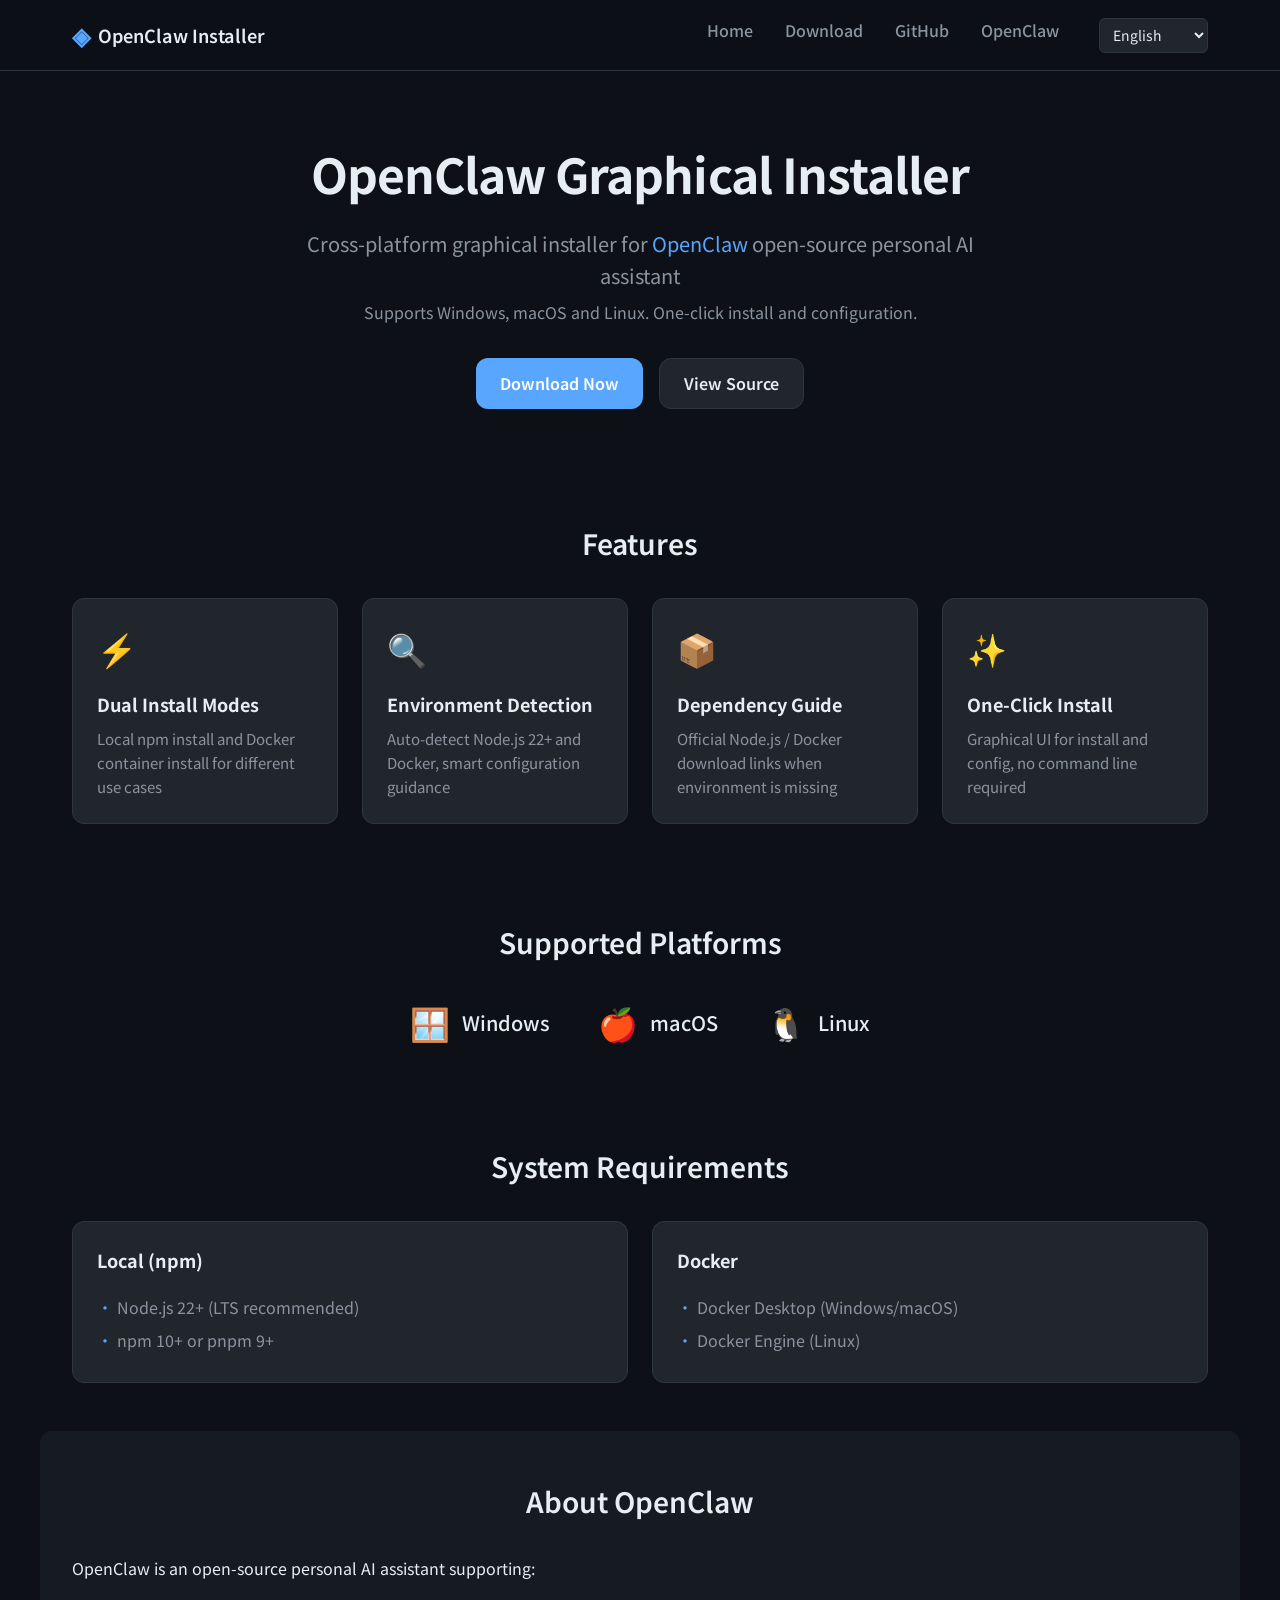
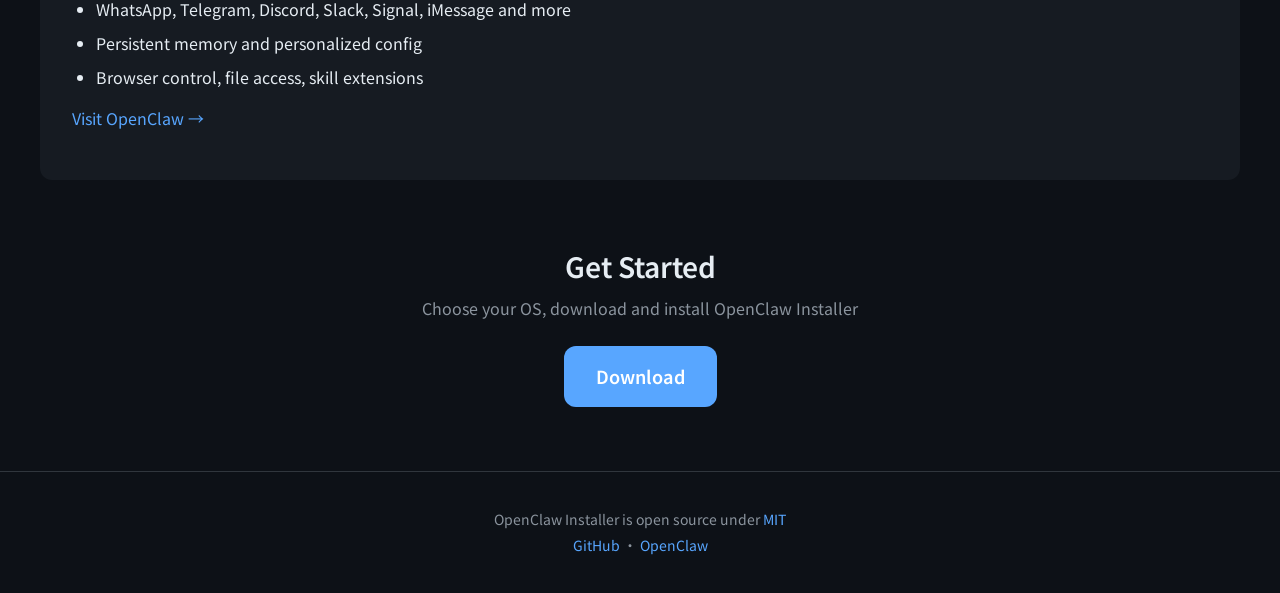
<file: webpage/index.html>
<!DOCTYPE html>
<html lang="en">
<head>
    <meta charset="UTF-8">
    <meta name="viewport" content="width=device-width, initial-scale=1.0">
    <meta name="description" content="OpenClaw Installer - Cross-platform graphical installer for OpenClaw open-source personal AI assistant. Supports Windows, macOS and Linux. One-click install with npm and Docker.">
    <meta name="keywords" content="OpenClaw, OpenClaw Installer, AI assistant installer, cross-platform, Windows, macOS, Linux, npm, Docker, open source">
    <meta name="author" content="OpenClaw Installer">
    <meta name="robots" content="index, follow">
    <link rel="canonical" href="https://openclaw-installer.com/">

    <!-- Open Graph -->
    <meta property="og:type" content="website">
    <meta property="og:url" content="https://openclaw-installer.com/">
    <meta property="og:title" content="OpenClaw Installer - Graphical Installer">
    <meta property="og:description" content="Cross-platform graphical installer for OpenClaw open-source AI assistant. Supports Windows, macOS and Linux.">
    <meta property="og:locale" content="en_US">

    <!-- Twitter Card -->
    <meta name="twitter:card" content="summary_large_image">
    <meta name="twitter:title" content="OpenClaw Installer - Graphical Installer">
    <meta name="twitter:description" content="Cross-platform graphical installer for OpenClaw open-source AI assistant.">

    <title>OpenClaw Installer - Graphical Installer | Cross-Platform One-Click Install</title>
    <link rel="stylesheet" href="css/style.css">
    <link rel="preconnect" href="https://fonts.googleapis.com">
    <link rel="preconnect" href="https://fonts.gstatic.com" crossorigin>
    <link href="https://fonts.googleapis.com/css2?family=JetBrains+Mono:wght@400;600&family=Noto+Sans+SC:wght@400;500;600;700&family=Noto+Sans+JP:wght@400;500;600;700&family=Noto+Sans+KR:wght@400;500;600;700&family=Noto+Sans+Arabic:wght@400;500;600;700&display=swap" rel="stylesheet">

    <!-- JSON-LD -->
    <script type="application/ld+json">
    {"@context":"https://schema.org","@type":"SoftwareApplication","name":"OpenClaw Installer","applicationCategory":"UtilitiesApplication","operatingSystem":"Windows, macOS, Linux","description":"Cross-platform graphical installer for OpenClaw open-source personal AI assistant.","url":"https://openclaw-installer.com","downloadUrl":"https://github.com/OpenClawInstaller/OpenClawInstaller/releases","author":{"@type":"Organization","name":"OpenClaw Installer","url":"https://github.com/OpenClawInstaller"}}
    </script>

    <script src="lang/translations.js"></script>
    <script src="js/i18n.js"></script>
</head>
<body>
    <header class="site-header">
        <nav class="nav-container">
            <a href="index.html" class="logo">
                <span class="logo-icon">◈</span>
                <span>OpenClaw Installer</span>
            </a>
            <ul class="nav-links">
                <li><a href="index.html" data-i18n="nav.home">Home</a></li>
                <li><a href="download.html" data-i18n="nav.download">Download</a></li>
                <li><a href="https://github.com/OpenClawInstaller/OpenClawInstaller" target="_blank" rel="noopener noreferrer">GitHub</a></li>
                <li><a href="https://openclaw.ai" target="_blank" rel="noopener noreferrer" data-i18n="nav.openclaw_site">OpenClaw</a></li>
                <li class="lang-wrap"><select id="lang-select" class="lang-select" aria-label="Language"></select></li>
            </ul>
        </nav>
    </header>

    <main>
        <section class="hero">
            <div class="hero-content">
                <h1 data-i18n="hero.title">OpenClaw Graphical Installer</h1>
                <p class="hero-subtitle" data-i18n-html="hero.subtitle">Cross-platform graphical installer for <a href="https://openclaw.ai" target="_blank" rel="noopener">OpenClaw</a> open-source personal AI assistant</p>
                <p class="hero-desc" data-i18n="hero.desc">Supports Windows, macOS and Linux. One-click install and configuration.</p>
                <div class="hero-actions">
                    <a href="download.html" class="btn btn-primary" data-i18n="hero.download">Download Now</a>
                    <a href="https://github.com/OpenClawInstaller/OpenClawInstaller" target="_blank" rel="noopener noreferrer" class="btn btn-secondary" data-i18n="hero.source">View Source</a>
                </div>
            </div>
        </section>

        <section class="features">
            <h2 data-i18n="features.title">Features</h2>
            <div class="feature-grid">
                <article class="feature-card">
                    <div class="feature-icon">⚡</div>
                    <h3 data-i18n="features.dual_mode.title">Dual Install Modes</h3>
                    <p data-i18n="features.dual_mode.desc">Local npm install and Docker container install for different use cases</p>
                </article>
                <article class="feature-card">
                    <div class="feature-icon">🔍</div>
                    <h3 data-i18n="features.env_check.title">Environment Detection</h3>
                    <p data-i18n="features.env_check.desc">Auto-detect Node.js 22+ and Docker, smart configuration guidance</p>
                </article>
                <article class="feature-card">
                    <div class="feature-icon">📦</div>
                    <h3 data-i18n="features.deps_guide.title">Dependency Guide</h3>
                    <p data-i18n="features.deps_guide.desc">Official Node.js / Docker download links when environment is missing</p>
                </article>
                <article class="feature-card">
                    <div class="feature-icon">✨</div>
                    <h3 data-i18n="features.one_click.title">One-Click Install</h3>
                    <p data-i18n="features.one_click.desc">Graphical UI for install and config, no command line required</p>
                </article>
            </div>
        </section>

        <section class="platforms">
            <h2 data-i18n="platforms.title">Supported Platforms</h2>
            <div class="platform-list">
                <div class="platform-item">
                    <span class="platform-icon">🪟</span>
                    <span data-i18n="platforms.windows">Windows</span>
                </div>
                <div class="platform-item">
                    <span class="platform-icon">🍎</span>
                    <span data-i18n="platforms.macos">macOS</span>
                </div>
                <div class="platform-item">
                    <span class="platform-icon">🐧</span>
                    <span data-i18n="platforms.linux">Linux</span>
                </div>
            </div>
        </section>

        <section class="requirements">
            <h2 data-i18n="requirements.title">System Requirements</h2>
            <div class="req-grid">
                <div class="req-card">
                    <h3 data-i18n="requirements.local.title">Local (npm)</h3>
                    <ul>
                        <li data-i18n="requirements.local.items.0">Node.js 22+ (LTS recommended)</li>
                        <li data-i18n="requirements.local.items.1">npm 10+ or pnpm 9+</li>
                    </ul>
                </div>
                <div class="req-card">
                    <h3 data-i18n="requirements.docker.title">Docker</h3>
                    <ul>
                        <li data-i18n="requirements.docker.items.0">Docker Desktop (Windows/macOS)</li>
                        <li data-i18n="requirements.docker.items.1">Docker Engine (Linux)</li>
                    </ul>
                </div>
            </div>
        </section>

        <section class="about-openclaw">
            <h2 data-i18n="about.title">About OpenClaw</h2>
            <p data-i18n="about.intro">OpenClaw is an open-source personal AI assistant supporting:</p>
            <ul class="openclaw-features">
                <li data-i18n="about.features.0">WhatsApp, Telegram, Discord, Slack, Signal, iMessage and more</li>
                <li data-i18n="about.features.1">Persistent memory and personalized config</li>
                <li data-i18n="about.features.2">Browser control, file access, skill extensions</li>
            </ul>
            <p><a href="https://openclaw.ai" target="_blank" rel="noopener" data-i18n="about.visit">Visit OpenClaw →</a></p>
        </section>

        <section class="cta">
            <h2 data-i18n="cta.title">Get Started</h2>
            <p data-i18n="cta.desc">Choose your OS, download and install OpenClaw Installer</p>
            <a href="download.html" class="btn btn-primary btn-large" data-i18n="cta.btn">Download</a>
        </section>
    </main>

    <footer class="site-footer">
        <div class="footer-content">
            <p data-i18n-html="footer.license">OpenClaw Installer is open source under <a href="https://opensource.org/licenses/MIT" target="_blank" rel="noopener">MIT</a></p>
            <p><a href="https://github.com/OpenClawInstaller/OpenClawInstaller" target="_blank" rel="noopener noreferrer" data-i18n="footer.repo">GitHub</a> · <a href="https://openclaw.ai" target="_blank" rel="noopener" data-i18n="footer.site">OpenClaw</a></p>
        </div>
    </footer>
</body>
</html>
</file>
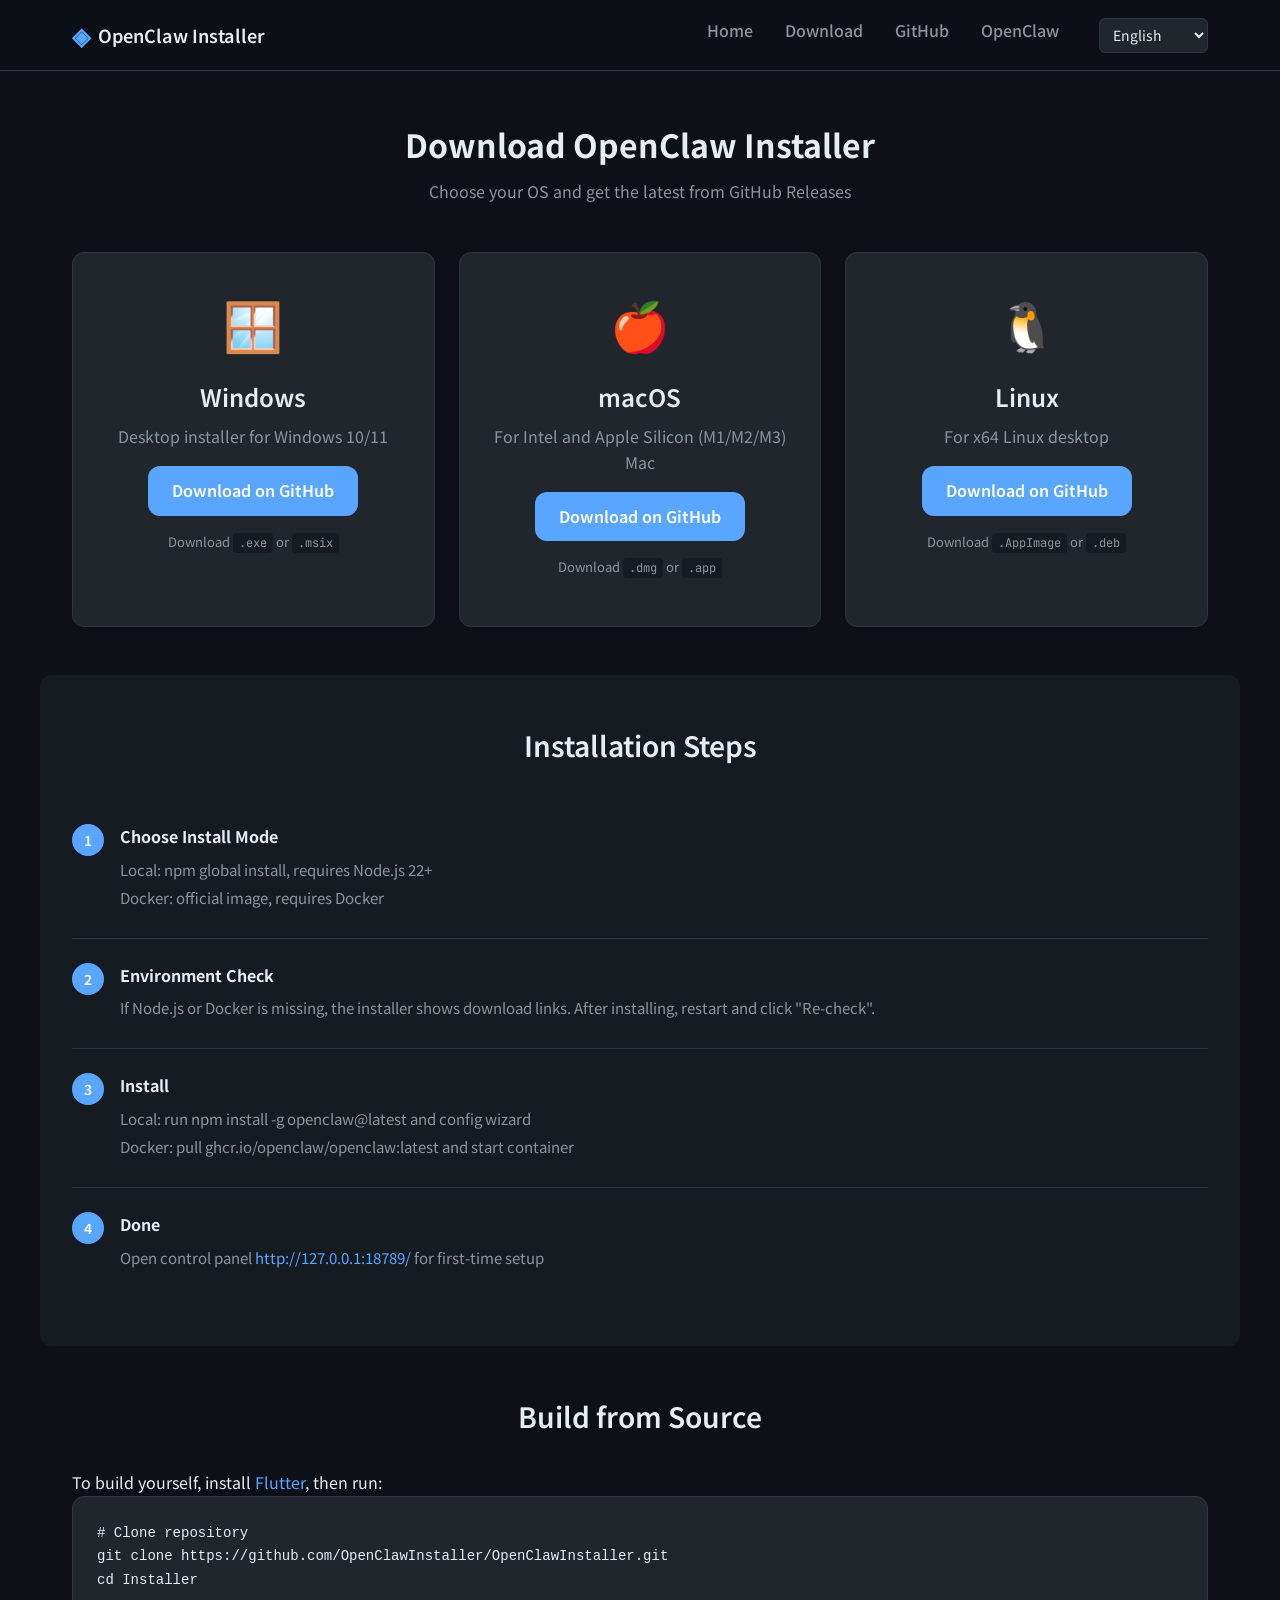
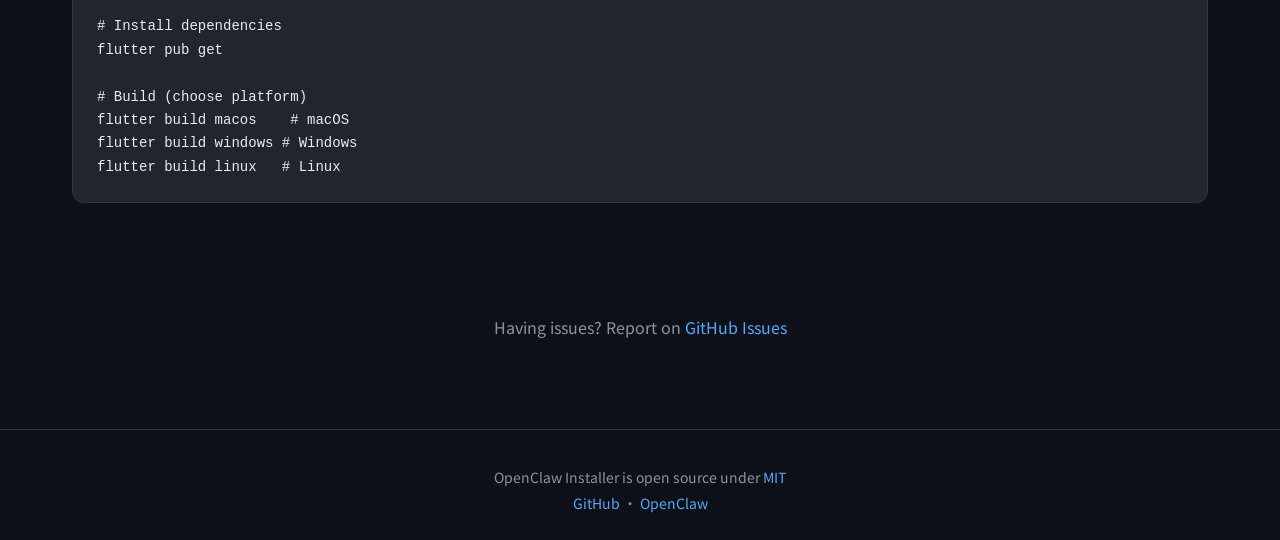
<file: webpage/download.html>
<!DOCTYPE html>
<html lang="en">
<head>
    <meta charset="UTF-8">
    <meta name="viewport" content="width=device-width, initial-scale=1.0">
    <meta name="description" content="Download OpenClaw Installer - Cross-platform graphical installer for Windows, macOS and Linux. Get the latest from GitHub Releases.">
    <meta name="keywords" content="OpenClaw Installer download, Windows, macOS, Linux">
    <meta name="author" content="OpenClaw Installer">
    <meta name="robots" content="index, follow">
    <link rel="canonical" href="https://openclaw-installer.com/download.html">

    <!-- Open Graph -->
    <meta property="og:type" content="website">
    <meta property="og:url" content="https://openclaw-installer.com/download.html">
    <meta property="og:title" content="Download OpenClaw Installer">
    <meta property="og:description" content="Download cross-platform graphical installer for Windows, macOS and Linux.">
    <meta property="og:locale" content="en_US">

    <title>Download OpenClaw Installer - Windows / macOS / Linux | openclaw-installer.com</title>
    <link rel="stylesheet" href="css/style.css">
    <link rel="preconnect" href="https://fonts.googleapis.com">
    <link rel="preconnect" href="https://fonts.gstatic.com" crossorigin>
    <link href="https://fonts.googleapis.com/css2?family=JetBrains+Mono:wght@400;600&family=Noto+Sans+SC:wght@400;500;600;700&family=Noto+Sans+JP:wght@400;500;600;700&family=Noto+Sans+KR:wght@400;500;600;700&family=Noto+Sans+Arabic:wght@400;500;600;700&display=swap" rel="stylesheet">

    <!-- JSON-LD -->
    <script type="application/ld+json">
    {"@context":"https://schema.org","@type":"WebPage","name":"Download OpenClaw Installer","description":"Download cross-platform graphical installer for Windows, macOS and Linux.","url":"https://openclaw-installer.com/download.html"}
    </script>

    <script src="lang/translations.js"></script>
    <script src="js/i18n.js"></script>
</head>
<body>
    <header class="site-header">
        <nav class="nav-container">
            <a href="index.html" class="logo">
                <span class="logo-icon">◈</span>
                <span>OpenClaw Installer</span>
            </a>
            <ul class="nav-links">
                <li><a href="index.html" data-i18n="nav.home">Home</a></li>
                <li><a href="download.html" data-i18n="nav.download">Download</a></li>
                <li><a href="https://github.com/OpenClawInstaller/OpenClawInstaller" target="_blank" rel="noopener noreferrer">GitHub</a></li>
                <li><a href="https://openclaw.ai" target="_blank" rel="noopener noreferrer" data-i18n="nav.openclaw_site">OpenClaw</a></li>
                <li class="lang-wrap"><select id="lang-select" class="lang-select" aria-label="Language"></select></li>
            </ul>
        </nav>
    </header>

    <main>
        <section class="page-header">
            <h1 data-i18n="download_page.title">Download OpenClaw Installer</h1>
            <p data-i18n="download_page.subtitle">Choose your OS and get the latest from GitHub Releases</p>
        </section>

        <section class="download-section">
            <div class="download-grid">
                <article class="download-card">
                    <div class="download-icon">🪟</div>
                    <h2 data-i18n="download_page.windows.title">Windows</h2>
                    <p data-i18n="download_page.windows.desc">Desktop installer for Windows 10/11</p>
                    <a href="https://github.com/OpenClawInstaller/OpenClawInstaller/releases" target="_blank" rel="noopener noreferrer" class="btn btn-primary" data-i18n="download_page.windows.btn">Download on GitHub</a>
                    <p class="download-note" data-i18n-html="download_page.windows.note">Download <code>.exe</code> or <code>.msix</code></p>
                </article>
                <article class="download-card">
                    <div class="download-icon">🍎</div>
                    <h2 data-i18n="download_page.macos.title">macOS</h2>
                    <p data-i18n="download_page.macos.desc">For Intel and Apple Silicon (M1/M2/M3) Mac</p>
                    <a href="https://github.com/OpenClawInstaller/OpenClawInstaller/releases" target="_blank" rel="noopener noreferrer" class="btn btn-primary" data-i18n="download_page.macos.btn">Download on GitHub</a>
                    <p class="download-note" data-i18n-html="download_page.macos.note">Download <code>.dmg</code> or <code>.app</code></p>
                </article>
                <article class="download-card">
                    <div class="download-icon">🐧</div>
                    <h2 data-i18n="download_page.linux.title">Linux</h2>
                    <p data-i18n="download_page.linux.desc">For x64 Linux desktop</p>
                    <a href="https://github.com/OpenClawInstaller/OpenClawInstaller/releases" target="_blank" rel="noopener noreferrer" class="btn btn-primary" data-i18n="download_page.linux.btn">Download on GitHub</a>
                    <p class="download-note" data-i18n-html="download_page.linux.note">Download <code>.AppImage</code> or <code>.deb</code></p>
                </article>
            </div>
        </section>

        <section class="install-steps">
            <h2 data-i18n="download_page.steps.title">Installation Steps</h2>
            <ol class="steps-list">
                <li>
                    <strong data-i18n="download_page.steps.step1.title">Choose Install Mode</strong>
                    <p data-i18n="download_page.steps.step1.p1">Local: npm global install, requires Node.js 22+</p>
                    <p data-i18n="download_page.steps.step1.p2">Docker: official image, requires Docker</p>
                </li>
                <li>
                    <strong data-i18n="download_page.steps.step2.title">Environment Check</strong>
                    <p data-i18n="download_page.steps.step2.p">If Node.js or Docker is missing, the installer shows download links. After installing, restart and click "Re-check".</p>
                </li>
                <li>
                    <strong data-i18n="download_page.steps.step3.title">Install</strong>
                    <p data-i18n="download_page.steps.step3.p1">Local: run npm install -g openclaw@latest and config wizard</p>
                    <p data-i18n="download_page.steps.step3.p2">Docker: pull ghcr.io/openclaw/openclaw:latest and start container</p>
                </li>
                <li>
                    <strong data-i18n="download_page.steps.step4.title">Done</strong>
                    <p data-i18n-html="download_page.steps.step4.p">Open control panel <a href="http://127.0.0.1:18789/" target="_blank" rel="noopener">http://127.0.0.1:18789/</a> for first-time setup</p>
                </li>
            </ol>
        </section>

        <section class="build-from-source">
            <h2 data-i18n="download_page.build.title">Build from Source</h2>
            <p class="build-intro" data-i18n-html="download_page.build.intro_html">To build yourself, install <a href="https://flutter.dev" target="_blank" rel="noopener">Flutter</a>, then run:</p>
            <pre class="code-block"><code># Clone repository
git clone https://github.com/OpenClawInstaller/OpenClawInstaller.git
cd Installer

# Install dependencies
flutter pub get

# Build (choose platform)
flutter build macos    # macOS
flutter build windows # Windows
flutter build linux   # Linux</code></pre>
        </section>

        <section class="cta">
            <p><span data-i18n="download_page.issues">Having issues? Report on</span> <a href="https://github.com/OpenClawInstaller/OpenClawInstaller/issues" target="_blank" rel="noopener noreferrer">GitHub Issues</a></p>
        </section>
    </main>

    <footer class="site-footer">
        <div class="footer-content">
            <p data-i18n-html="footer.license">OpenClaw Installer is open source under <a href="https://opensource.org/licenses/MIT" target="_blank" rel="noopener">MIT</a></p>
            <p><a href="https://github.com/OpenClawInstaller/OpenClawInstaller" target="_blank" rel="noopener noreferrer" data-i18n="footer.repo">GitHub</a> · <a href="https://openclaw.ai" target="_blank" rel="noopener" data-i18n="footer.site">OpenClaw</a></p>
        </div>
    </footer>
</body>
</html>
</file>
<file: webpage/css/style.css>
/* OpenClaw Installer - 官网样式 */
:root {
    --bg-primary: #0d1117;
    --bg-secondary: #161b22;
    --bg-card: #21262d;
    --border: #30363d;
    --text-primary: #e6edf3;
    --text-secondary: #8b949e;
    --accent: #58a6ff;
    --accent-hover: #79b8ff;
    --accent-muted: #388bfd;
    --success: #3fb950;
    --font-sans: 'Noto Sans SC', -apple-system, BlinkMacSystemFont, sans-serif;
    --font-mono: 'JetBrains Mono', ui-monospace, monospace;
    --radius: 12px;
    --shadow: 0 8px 24px rgba(0, 0, 0, 0.4);
}

* {
    margin: 0;
    padding: 0;
    box-sizing: border-box;
}

html {
    scroll-behavior: smooth;
}

body {
    font-family: var(--font-sans);
    background: var(--bg-primary);
    color: var(--text-primary);
    line-height: 1.6;
    min-height: 100vh;
}

a {
    color: var(--accent);
    text-decoration: none;
    transition: color 0.2s;
}

a:hover {
    color: var(--accent-hover);
}

/* Header */
.site-header {
    position: sticky;
    top: 0;
    z-index: 100;
    background: rgba(13, 17, 23, 0.9);
    backdrop-filter: blur(12px);
    border-bottom: 1px solid var(--border);
}

.nav-container {
    max-width: 1200px;
    margin: 0 auto;
    padding: 1rem 2rem;
    display: flex;
    justify-content: space-between;
    align-items: center;
}

.logo {
    display: flex;
    align-items: center;
    gap: 0.5rem;
    font-weight: 600;
    font-size: 1.125rem;
    color: var(--text-primary);
}

.logo:hover {
    color: var(--accent);
}

.logo-icon {
    font-size: 1.5rem;
    color: var(--accent);
}

.nav-links {
    display: flex;
    list-style: none;
    gap: 2rem;
}

.nav-links a {
    color: var(--text-secondary);
    font-weight: 500;
}

.nav-links a:hover {
    color: var(--text-primary);
}

/* Language selector */
.lang-wrap {
    margin-left: 0.5rem;
}

.lang-select {
    background: var(--bg-card);
    border: 1px solid var(--border);
    border-radius: 6px;
    color: var(--text-primary);
    padding: 0.35rem 0.6rem;
    font-size: 0.875rem;
    font-family: inherit;
    cursor: pointer;
}

.lang-select:hover,
.lang-select:focus {
    border-color: var(--accent);
    outline: none;
}

/* RTL support for Arabic */
[dir="rtl"] .openclaw-features,
[dir="rtl"] .req-card ul {
    padding-left: 0;
    padding-right: 1.5rem;
}

[dir="rtl"] .steps-list li {
    padding-left: 0;
    padding-right: 3rem;
}

[dir="rtl"] .steps-list li::before {
    left: auto;
    right: 0;
}

/* Hero */
.hero {
    padding: 4rem 2rem 5rem;
    text-align: center;
}

.hero-content {
    max-width: 720px;
    margin: 0 auto;
}

.hero h1 {
    font-size: clamp(2rem, 5vw, 3rem);
    font-weight: 700;
    margin-bottom: 1rem;
    letter-spacing: -0.02em;
}

.hero-subtitle {
    font-size: 1.25rem;
    color: var(--text-secondary);
    margin-bottom: 0.5rem;
}

.hero-desc {
    font-size: 1rem;
    color: var(--text-secondary);
    margin-bottom: 2rem;
}

.hero-actions {
    display: flex;
    gap: 1rem;
    justify-content: center;
    flex-wrap: wrap;
}

/* Buttons */
.btn {
    display: inline-flex;
    align-items: center;
    justify-content: center;
    padding: 0.75rem 1.5rem;
    font-weight: 600;
    font-size: 1rem;
    border-radius: var(--radius);
    transition: all 0.2s;
    cursor: pointer;
}

.btn-primary {
    background: var(--accent);
    color: #fff;
    border: none;
}

.btn-primary:hover {
    background: var(--accent-hover);
}

.btn-secondary {
    background: var(--bg-card);
    color: var(--text-primary);
    border: 1px solid var(--border);
}

.btn-secondary:hover {
    background: var(--bg-secondary);
    border-color: var(--border);
}

.btn-large {
    padding: 1rem 2rem;
    font-size: 1.125rem;
}

/* Sections */
section {
    max-width: 1200px;
    margin: 0 auto;
    padding: 3rem 2rem;
}

section h2 {
    font-size: 1.75rem;
    font-weight: 600;
    margin-bottom: 2rem;
    text-align: center;
}

/* Features */
.features {
    padding-top: 2rem;
}

.feature-grid {
    display: grid;
    grid-template-columns: repeat(auto-fit, minmax(260px, 1fr));
    gap: 1.5rem;
}

.feature-card {
    background: var(--bg-card);
    border: 1px solid var(--border);
    border-radius: var(--radius);
    padding: 1.5rem;
    transition: transform 0.2s, box-shadow 0.2s;
}

.feature-card:hover {
    transform: translateY(-2px);
    box-shadow: var(--shadow);
}

.feature-icon {
    font-size: 2rem;
    margin-bottom: 1rem;
}

.feature-card h3 {
    font-size: 1.125rem;
    margin-bottom: 0.5rem;
}

.feature-card p {
    color: var(--text-secondary);
    font-size: 0.9375rem;
}

/* Platforms */
.platform-list {
    display: flex;
    justify-content: center;
    gap: 3rem;
    flex-wrap: wrap;
}

.platform-item {
    display: flex;
    align-items: center;
    gap: 0.75rem;
    font-size: 1.25rem;
    font-weight: 500;
}

.platform-icon {
    font-size: 2rem;
}

/* Requirements */
.req-grid {
    display: grid;
    grid-template-columns: repeat(auto-fit, minmax(280px, 1fr));
    gap: 1.5rem;
}

.req-card {
    background: var(--bg-card);
    border: 1px solid var(--border);
    border-radius: var(--radius);
    padding: 1.5rem;
}

.req-card h3 {
    font-size: 1.125rem;
    margin-bottom: 1rem;
}

.req-card ul {
    list-style: none;
    color: var(--text-secondary);
}

.req-card li {
    padding: 0.25rem 0;
    padding-left: 1.25rem;
    position: relative;
}

.req-card li::before {
    content: "•";
    position: absolute;
    left: 0;
    color: var(--accent);
}

/* About OpenClaw */
.about-openclaw {
    background: var(--bg-secondary);
    border-radius: var(--radius);
}

.openclaw-features {
    margin: 1rem 0;
    padding-left: 1.5rem;
}

.openclaw-features li {
    margin: 0.5rem 0;
}

/* CTA */
.cta {
    text-align: center;
    padding: 4rem 2rem;
}

.cta h2 {
    margin-bottom: 0.5rem;
}

.cta p {
    color: var(--text-secondary);
    margin-bottom: 1.5rem;
}

/* Footer */
.site-footer {
    border-top: 1px solid var(--border);
    padding: 2rem;
}

.footer-content {
    max-width: 1200px;
    margin: 0 auto;
    text-align: center;
    color: var(--text-secondary);
    font-size: 0.875rem;
}

.footer-content p {
    margin: 0.25rem 0;
}

/* Download Page */
.page-header {
    text-align: center;
    padding: 3rem 2rem 2rem;
}

.page-header h1 {
    font-size: 2rem;
    margin-bottom: 0.5rem;
}

.page-header p {
    color: var(--text-secondary);
}

.download-section {
    padding-top: 1rem;
}

.download-grid {
    display: grid;
    grid-template-columns: repeat(auto-fit, minmax(300px, 1fr));
    gap: 1.5rem;
}

.download-card {
    background: var(--bg-card);
    border: 1px solid var(--border);
    border-radius: var(--radius);
    padding: 2rem;
    text-align: center;
    transition: transform 0.2s, box-shadow 0.2s;
}

.download-card:hover {
    transform: translateY(-2px);
    box-shadow: var(--shadow);
}

.download-icon {
    font-size: 3rem;
    margin-bottom: 1rem;
}

.download-card h2 {
    font-size: 1.5rem;
    margin-bottom: 0.5rem;
}

.download-card p {
    color: var(--text-secondary);
    margin-bottom: 1rem;
}

.download-card .btn {
    margin-bottom: 1rem;
}

.download-note {
    font-size: 0.8125rem;
}

.download-note code {
    font-family: var(--font-mono);
    font-size: 0.75rem;
    background: var(--bg-secondary);
    padding: 0.125rem 0.375rem;
    border-radius: 4px;
}

/* Command Install */
.command-install {
    padding-top: 1rem;
}

.command-install p {
    color: var(--text-secondary);
    margin-bottom: 1.5rem;
    text-align: center;
}

.command-grid {
    display: grid;
    grid-template-columns: repeat(auto-fit, minmax(280px, 1fr));
    gap: 1.5rem;
}

.command-card {
    background: var(--bg-card);
    border: 1px solid var(--border);
    border-radius: var(--radius);
    padding: 1.5rem;
}

.command-card h3 {
    font-size: 1rem;
    margin-bottom: 1rem;
    color: var(--text-primary);
}

.command-card .code-block {
    font-size: 0.8125rem;
    white-space: pre-wrap;
    word-break: break-all;
}

/* Install Steps */
.install-steps {
    background: var(--bg-secondary);
    border-radius: var(--radius);
}

.steps-list {
    list-style: none;
    counter-reset: step;
}

.steps-list li {
    counter-increment: step;
    padding: 1.5rem 0;
    padding-left: 3rem;
    position: relative;
    border-bottom: 1px solid var(--border);
}

.steps-list li:last-child {
    border-bottom: none;
}

.steps-list li::before {
    content: counter(step);
    position: absolute;
    left: 0;
    width: 2rem;
    height: 2rem;
    background: var(--accent);
    color: #fff;
    border-radius: 50%;
    display: flex;
    align-items: center;
    justify-content: center;
    font-weight: 600;
    font-size: 0.875rem;
}

.steps-list li strong {
    display: block;
    margin-bottom: 0.5rem;
}

.steps-list li p {
    color: var(--text-secondary);
    font-size: 0.9375rem;
    margin: 0.25rem 0;
}

.steps-list code {
    font-family: var(--font-mono);
    font-size: 0.8125rem;
    background: var(--bg-primary);
    padding: 0.125rem 0.375rem;
    border-radius: 4px;
}

/* Code Block */
.build-from-source pre {
    background: var(--bg-card);
    border: 1px solid var(--border);
    border-radius: var(--radius);
    padding: 1.5rem;
    overflow-x: auto;
}

.code-block {
    font-family: var(--font-mono);
    font-size: 0.875rem;
    line-height: 1.6;
}

.code-block code {
    color: var(--text-primary);
}

/* Responsive */
@media (max-width: 768px) {
    .nav-container {
        flex-direction: column;
        gap: 1rem;
    }

    .nav-links {
        gap: 1rem;
    }

    .hero {
        padding: 3rem 1rem 4rem;
    }

    .hero-actions {
        flex-direction: column;
    }

    .hero-actions .btn {
        width: 100%;
    }

    section {
        padding: 2rem 1rem;
    }
}
</file>
